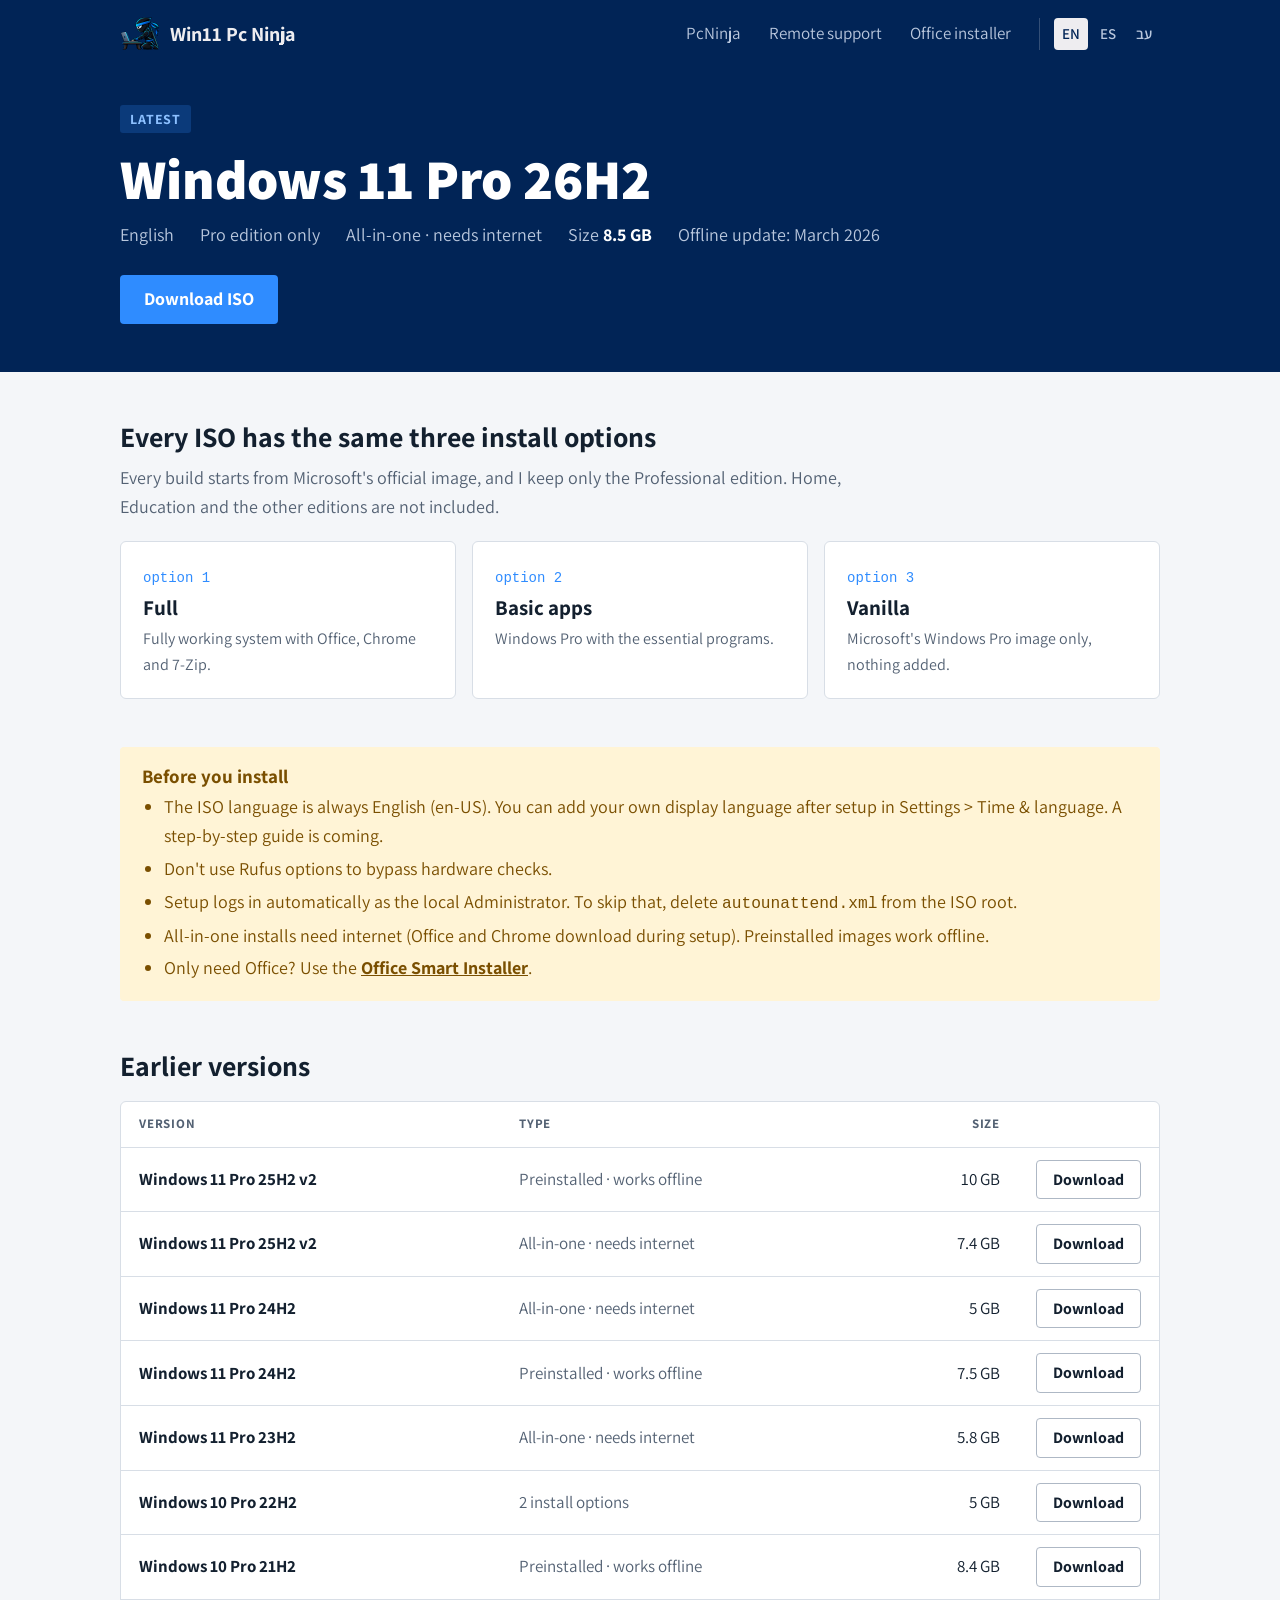
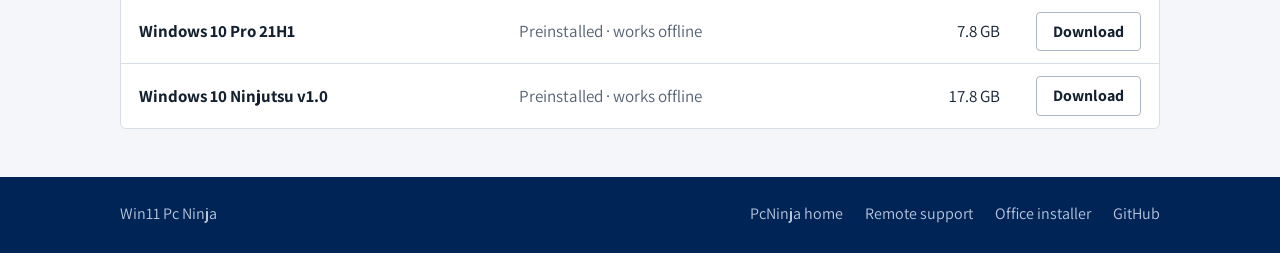
<file: index.html>
<!doctype html>
<html lang="en" dir="ltr">
<head>
  <meta charset="utf-8">
  <meta name="viewport" content="width=device-width, initial-scale=1">
  <title>Windows ISOs - PcNinja</title>
  <meta name="description" content="Clean Windows 11 Pro ISOs from PcNinja. Each ISO has three install options: Full, Basic apps or Vanilla.">
  <link rel="canonical" href="https://win11.pcninja.pro/">
  <link rel="alternate" hreflang="en" href="https://win11.pcninja.pro/">
  <link rel="alternate" hreflang="es" href="https://win11.pcninja.pro/es/">
  <link rel="alternate" hreflang="he" href="https://win11.pcninja.pro/he/">
  <link rel="alternate" hreflang="x-default" href="https://win11.pcninja.pro/">
  <meta property="og:title" content="Windows ISOs - PcNinja">
  <meta property="og:description" content="Clean Windows 11 Pro ISOs from PcNinja. Each ISO has three install options: Full, Basic apps or Vanilla.">
  <meta property="og:type" content="website">
  <meta property="og:url" content="https://win11.pcninja.pro/">
  <meta property="og:image" content="https://www.pcninja.pro/assets/logo-512.png">
  <meta name="theme-color" content="#012456">
  <link rel="icon" type="image/png" href="/assets/favicon.png">
  <link rel="apple-touch-icon" href="/assets/apple-touch-icon.png">
  <link rel="preconnect" href="https://fonts.googleapis.com">
  <link rel="preconnect" href="https://fonts.gstatic.com" crossorigin>
  <link href="https://fonts.googleapis.com/css2?family=Assistant:wght@400;600;700;800&display=swap" rel="stylesheet">
  <link rel="stylesheet" href="/assets/site.css">
  <script>(function(){var P={en:'/',es:'/es/',he:'/he/'},K='pcninja-lang',s=null,q=/[?&]lang=(en|es|he)\b/.exec(location.search);
try{if(q){localStorage.setItem(K,q[1]);}s=localStorage.getItem(K);}catch(e){}
if(q){history.replaceState(null,'',location.pathname+location.hash);return;}
if(location.pathname!=='/')return;
if(!s){var L=navigator.languages||[navigator.language||''];for(var i=0;i<L.length;i++){var c=String(L[i]).slice(0,2).toLowerCase();if(c==='iw')c='he';if(P[c]){s=c;break;}}}
if(s&&s!=='en'&&P[s])location.replace(P[s]+location.hash);})();</script>
</head>
<body>
  <header class="topbar">
    <div class="wrap">
      <a class="brand" href="/"><img src="/assets/logo.png" alt="" width="40" height="40"><span>Win11 Pc Ninja</span></a>
      <div class="menus">
        <ul class="nav">
          <li><a href="https://www.pcninja.pro/">PcNinja</a></li>
          <li><a href="https://help.pcninja.pro/en/">Remote support</a></li>
          <li><a href="https://office.pcninja.pro/">Office installer</a></li>
        </ul>
        <ul class="langs" aria-label="Language"><li><a href="/?lang=en" hreflang="en" lang="en" aria-current="true">EN</a></li><li><a href="/es/?lang=es" hreflang="es" lang="es">ES</a></li><li><a href="/he/?lang=he" hreflang="he" lang="he">עב</a></li></ul>
      </div>
    </div>
  </header>

  <main>
    <div class="latest">
      <div class="wrap">
        <span class="tag">Latest</span>
        <h1>Windows 11 Pro 26H2</h1>
        <ul class="meta">
          <li>English</li>
          <li>Pro edition only</li>
          <li>All-in-one · needs internet</li>
          <li>Size <b class="num" dir="ltr">8.5 GB</b></li>
          <li>Offline update: March 2026</li>
        </ul>
        <a class="btn btn-primary" href="https://aio11.pcninja.pro">Download ISO</a>
      </div>
    </div>

    <section>
      <div class="wrap">
        <h2 class="h2">Every ISO has the same three install options</h2>
        <p class="intro">Every build starts from Microsoft's official image, and I keep only the Professional edition. Home, Education and the other editions are not included.</p>
        <ol class="opts">
          <li class="opt"><span class="k">option 1</span><h3>Full</h3><p>Fully working system with Office, Chrome and 7-Zip.</p></li>
          <li class="opt"><span class="k">option 2</span><h3>Basic apps</h3><p>Windows Pro with the essential programs.</p></li>
          <li class="opt"><span class="k">option 3</span><h3>Vanilla</h3><p>Microsoft's Windows Pro image only, nothing added.</p></li>
        </ol>
      </div>
    </section>

    <section>
      <div class="wrap">
        <div class="note">
          <h2>Before you install</h2>
          <ul>
            <li>The ISO language is always English (en-US). You can add your own display language after setup in Settings &gt; Time &amp; language. A step-by-step guide is coming.</li>
            <li>Don't use Rufus options to bypass hardware checks.</li>
            <li>Setup logs in automatically as the local Administrator. To skip that, delete <code>autounattend.xml</code> from the ISO root.</li>
            <li>All-in-one installs need internet (Office and Chrome download during setup). Preinstalled images work offline.</li>
            <li>Only need Office? Use the <a href="https://office.pcninja.pro/">Office Smart Installer</a>.</li>
          </ul>
        </div>
      </div>
    </section>

    <section>
      <div class="wrap">
        <h2 class="h2">Earlier versions</h2>
        <div class="tbl">
          <table>
            <thead><tr><th>Version</th><th>Type</th><th class="size">Size</th><th><span hidden>Download</span></th></tr></thead>
            <tbody>
              <tr><td class="ver">Windows 11 Pro 25H2 v2</td><td class="type">Preinstalled · works offline</td><td class="size num">10 GB</td><td class="dl"><a class="btn btn-line" href="https://3in11.pcninja.pro">Download</a></td></tr>
              <tr><td class="ver">Windows 11 Pro 25H2 v2</td><td class="type">All-in-one · needs internet</td><td class="size num">7.4 GB</td><td class="dl"><a class="btn btn-line" href="https://aio25h2v2.pcninja.pro">Download</a></td></tr>
              <tr><td class="ver">Windows 11 Pro 24H2</td><td class="type">All-in-one · needs internet</td><td class="size num">5 GB</td><td class="dl"><a class="btn btn-line" href="https://ninja11pro24h2.pcninja.pro">Download</a></td></tr>
              <tr><td class="ver">Windows 11 Pro 24H2</td><td class="type">Preinstalled · works offline</td><td class="size num">7.5 GB</td><td class="dl"><a class="btn btn-line" href="https://3in11pro24h2.pcninja.pro">Download</a></td></tr>
              <tr><td class="ver">Windows 11 Pro 23H2</td><td class="type">All-in-one · needs internet</td><td class="size num">5.8 GB</td><td class="dl"><a class="btn btn-line" href="https://ninja11pro23h2.pcninja.pro">Download</a></td></tr>
              <tr><td class="ver">Windows 10 Pro 22H2</td><td class="type">2 install options</td><td class="size num">5 GB</td><td class="dl"><a class="btn btn-line" href="https://ninja10pro22h2.pcninja.pro">Download</a></td></tr>
              <tr><td class="ver">Windows 10 Pro 21H2</td><td class="type">Preinstalled · works offline</td><td class="size num">8.4 GB</td><td class="dl"><a class="btn btn-line" href="https://ninja10pro21h2.pcninja.pro">Download</a></td></tr>
              <tr><td class="ver">Windows 10 Pro 21H1</td><td class="type">Preinstalled · works offline</td><td class="size num">7.8 GB</td><td class="dl"><a class="btn btn-line" href="https://ninja10pro21h1.pcninja.pro">Download</a></td></tr>
              <tr><td class="ver">Windows 10 Ninjutsu v1.0</td><td class="type">Preinstalled · works offline</td><td class="size num">17.8 GB</td><td class="dl"><a class="btn btn-line" href="https://ninjutsu.pcninja.pro">Download</a></td></tr>
            </tbody>
          </table>
        </div>
      </div>
    </section>
  </main>

  <footer class="site-footer">
    <div class="wrap">
      <span>Win11 Pc Ninja</span>
      <ul>
        <li><a href="https://www.pcninja.pro/">PcNinja home</a></li>
        <li><a href="https://help.pcninja.pro/en/">Remote support</a></li>
        <li><a href="https://office.pcninja.pro/">Office installer</a></li>
        <li><a href="https://github.com/JavierTorresFelendler">GitHub</a></li>
      </ul>
    </div>
  </footer>
</body>
</html>
</file>
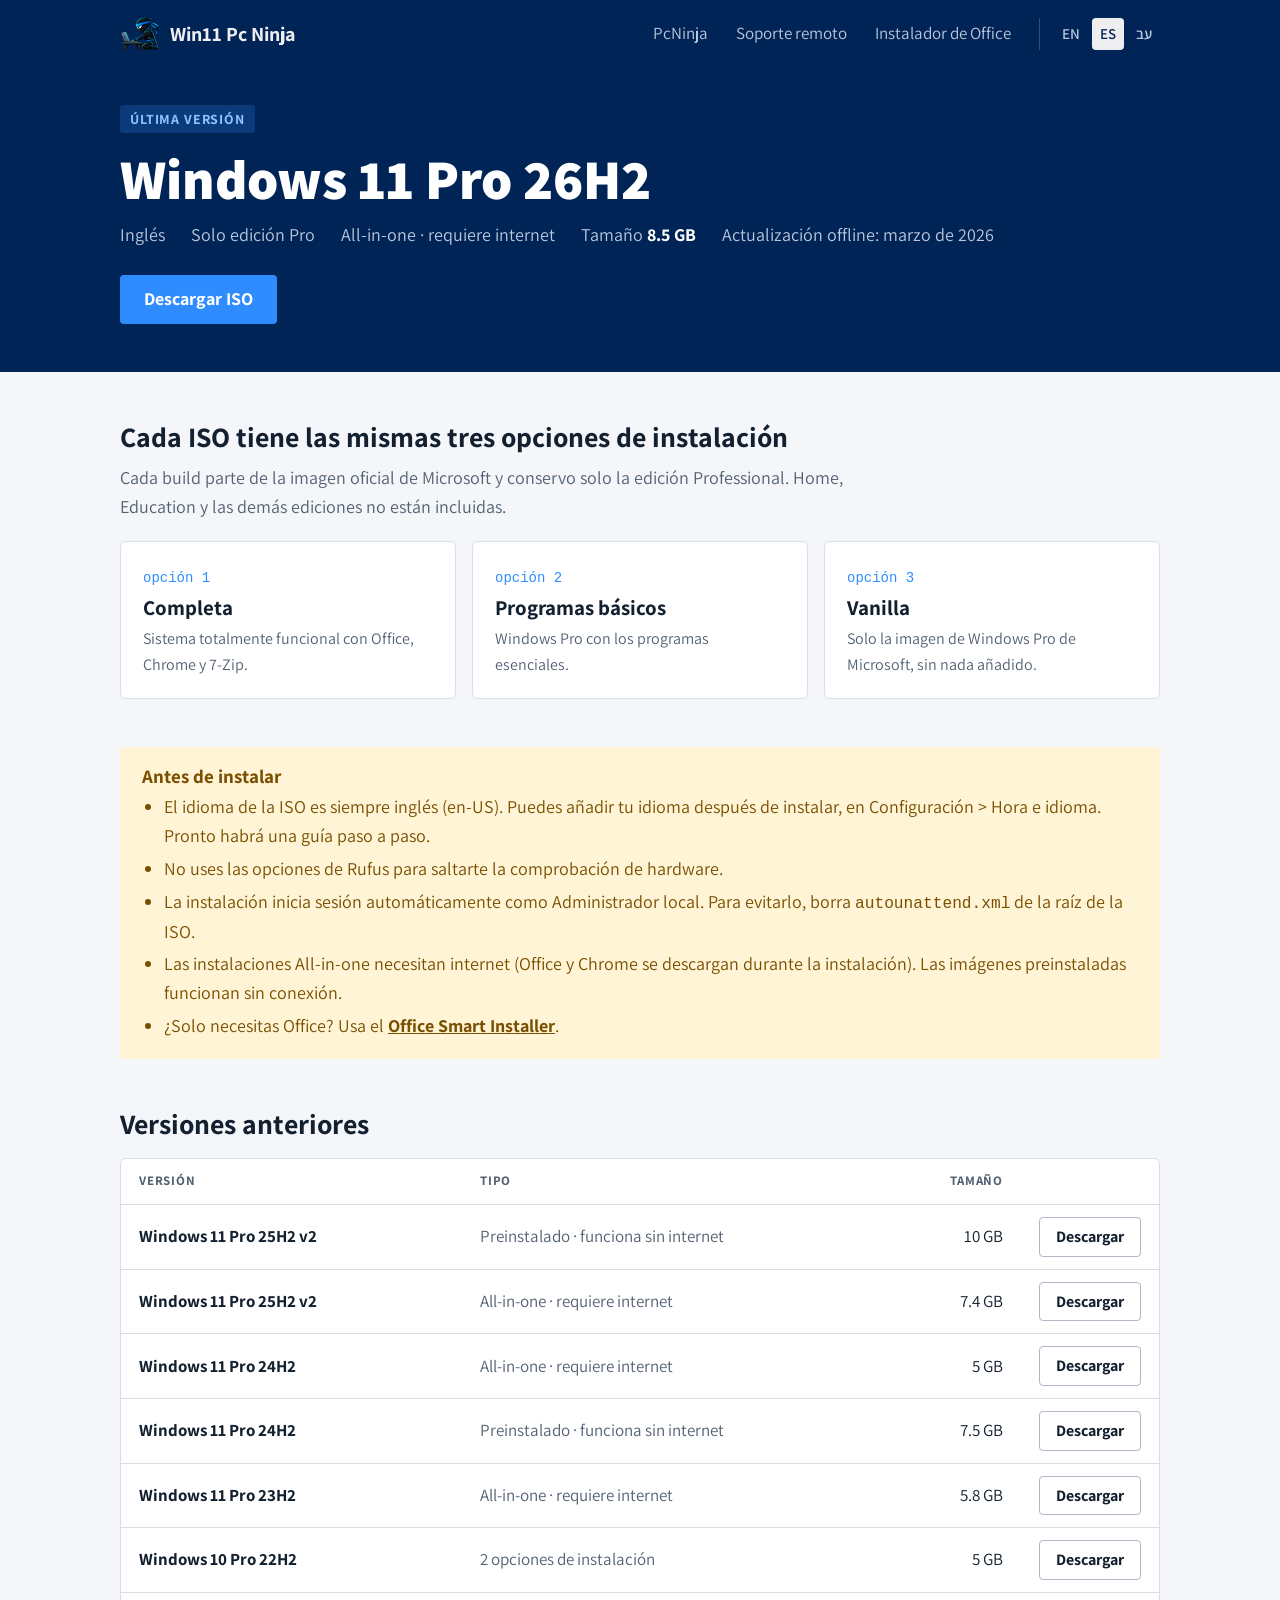
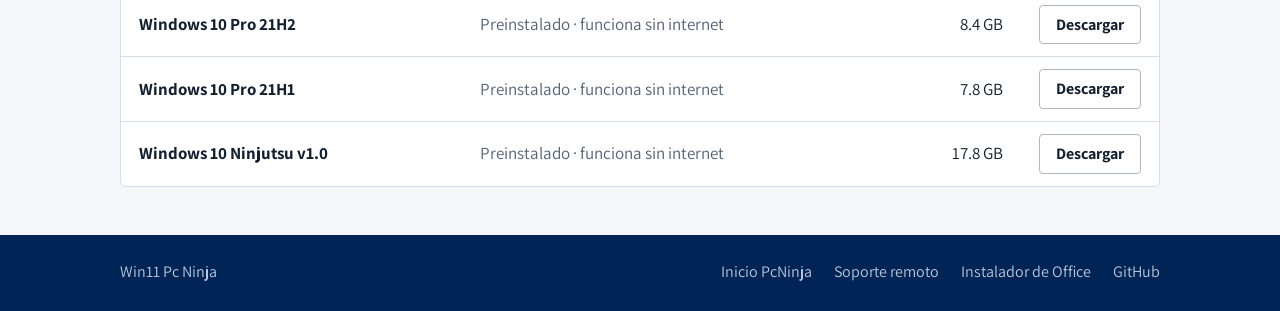
<file: es/index.html>
<!doctype html>
<html lang="es" dir="ltr">
<head>
  <meta charset="utf-8">
  <meta name="viewport" content="width=device-width, initial-scale=1">
  <title>ISOs de Windows - PcNinja</title>
  <meta name="description" content="ISOs limpias de Windows 11 Pro de PcNinja. Cada ISO tiene tres opciones de instalación: Completa, Programas básicos o Vanilla.">
  <link rel="canonical" href="https://win11.pcninja.pro/es/">
  <link rel="alternate" hreflang="en" href="https://win11.pcninja.pro/">
  <link rel="alternate" hreflang="es" href="https://win11.pcninja.pro/es/">
  <link rel="alternate" hreflang="he" href="https://win11.pcninja.pro/he/">
  <link rel="alternate" hreflang="x-default" href="https://win11.pcninja.pro/">
  <meta property="og:title" content="ISOs de Windows - PcNinja">
  <meta property="og:description" content="ISOs limpias de Windows 11 Pro de PcNinja. Cada ISO tiene tres opciones de instalación: Completa, Programas básicos o Vanilla.">
  <meta property="og:type" content="website">
  <meta property="og:url" content="https://win11.pcninja.pro/es/">
  <meta property="og:image" content="https://www.pcninja.pro/assets/logo-512.png">
  <meta name="theme-color" content="#012456">
  <link rel="icon" type="image/png" href="/assets/favicon.png">
  <link rel="apple-touch-icon" href="/assets/apple-touch-icon.png">
  <link rel="preconnect" href="https://fonts.googleapis.com">
  <link rel="preconnect" href="https://fonts.gstatic.com" crossorigin>
  <link href="https://fonts.googleapis.com/css2?family=Assistant:wght@400;600;700;800&display=swap" rel="stylesheet">
  <link rel="stylesheet" href="/assets/site.css">
  <script>(function(){var P={en:'/',es:'/es/',he:'/he/'},K='pcninja-lang',s=null,q=/[?&]lang=(en|es|he)\b/.exec(location.search);
try{if(q){localStorage.setItem(K,q[1]);}s=localStorage.getItem(K);}catch(e){}
if(q){history.replaceState(null,'',location.pathname+location.hash);return;}
if(location.pathname!=='/')return;
if(!s){var L=navigator.languages||[navigator.language||''];for(var i=0;i<L.length;i++){var c=String(L[i]).slice(0,2).toLowerCase();if(c==='iw')c='he';if(P[c]){s=c;break;}}}
if(s&&s!=='en'&&P[s])location.replace(P[s]+location.hash);})();</script>
</head>
<body>
  <header class="topbar">
    <div class="wrap">
      <a class="brand" href="/es/"><img src="/assets/logo.png" alt="" width="40" height="40"><span>Win11 Pc Ninja</span></a>
      <div class="menus">
        <ul class="nav">
          <li><a href="https://www.pcninja.pro/es/">PcNinja</a></li>
          <li><a href="https://help.pcninja.pro/es/">Soporte remoto</a></li>
          <li><a href="https://office.pcninja.pro/">Instalador de Office</a></li>
        </ul>
        <ul class="langs" aria-label="Language"><li><a href="/?lang=en" hreflang="en" lang="en">EN</a></li><li><a href="/es/?lang=es" hreflang="es" lang="es" aria-current="true">ES</a></li><li><a href="/he/?lang=he" hreflang="he" lang="he">עב</a></li></ul>
      </div>
    </div>
  </header>

  <main>
    <div class="latest">
      <div class="wrap">
        <span class="tag">Última versión</span>
        <h1>Windows 11 Pro 26H2</h1>
        <ul class="meta">
          <li>Inglés</li>
          <li>Solo edición Pro</li>
          <li>All-in-one · requiere internet</li>
          <li>Tamaño <b class="num" dir="ltr">8.5 GB</b></li>
          <li>Actualización offline: marzo de 2026</li>
        </ul>
        <a class="btn btn-primary" href="https://aio11.pcninja.pro">Descargar ISO</a>
      </div>
    </div>

    <section>
      <div class="wrap">
        <h2 class="h2">Cada ISO tiene las mismas tres opciones de instalación</h2>
        <p class="intro">Cada build parte de la imagen oficial de Microsoft y conservo solo la edición Professional. Home, Education y las demás ediciones no están incluidas.</p>
        <ol class="opts">
          <li class="opt"><span class="k">opción 1</span><h3>Completa</h3><p>Sistema totalmente funcional con Office, Chrome y 7-Zip.</p></li>
          <li class="opt"><span class="k">opción 2</span><h3>Programas básicos</h3><p>Windows Pro con los programas esenciales.</p></li>
          <li class="opt"><span class="k">opción 3</span><h3>Vanilla</h3><p>Solo la imagen de Windows Pro de Microsoft, sin nada añadido.</p></li>
        </ol>
      </div>
    </section>

    <section>
      <div class="wrap">
        <div class="note">
          <h2>Antes de instalar</h2>
          <ul>
            <li>El idioma de la ISO es siempre inglés (en-US). Puedes añadir tu idioma después de instalar, en Configuración &gt; Hora e idioma. Pronto habrá una guía paso a paso.</li>
            <li>No uses las opciones de Rufus para saltarte la comprobación de hardware.</li>
            <li>La instalación inicia sesión automáticamente como Administrador local. Para evitarlo, borra <code>autounattend.xml</code> de la raíz de la ISO.</li>
            <li>Las instalaciones All-in-one necesitan internet (Office y Chrome se descargan durante la instalación). Las imágenes preinstaladas funcionan sin conexión.</li>
            <li>¿Solo necesitas Office? Usa el <a href="https://office.pcninja.pro/">Office Smart Installer</a>.</li>
          </ul>
        </div>
      </div>
    </section>

    <section>
      <div class="wrap">
        <h2 class="h2">Versiones anteriores</h2>
        <div class="tbl">
          <table>
            <thead><tr><th>Versión</th><th>Tipo</th><th class="size">Tamaño</th><th><span hidden>Descargar</span></th></tr></thead>
            <tbody>
              <tr><td class="ver">Windows 11 Pro 25H2 v2</td><td class="type">Preinstalado · funciona sin internet</td><td class="size num">10 GB</td><td class="dl"><a class="btn btn-line" href="https://3in11.pcninja.pro">Descargar</a></td></tr>
              <tr><td class="ver">Windows 11 Pro 25H2 v2</td><td class="type">All-in-one · requiere internet</td><td class="size num">7.4 GB</td><td class="dl"><a class="btn btn-line" href="https://aio25h2v2.pcninja.pro">Descargar</a></td></tr>
              <tr><td class="ver">Windows 11 Pro 24H2</td><td class="type">All-in-one · requiere internet</td><td class="size num">5 GB</td><td class="dl"><a class="btn btn-line" href="https://ninja11pro24h2.pcninja.pro">Descargar</a></td></tr>
              <tr><td class="ver">Windows 11 Pro 24H2</td><td class="type">Preinstalado · funciona sin internet</td><td class="size num">7.5 GB</td><td class="dl"><a class="btn btn-line" href="https://3in11pro24h2.pcninja.pro">Descargar</a></td></tr>
              <tr><td class="ver">Windows 11 Pro 23H2</td><td class="type">All-in-one · requiere internet</td><td class="size num">5.8 GB</td><td class="dl"><a class="btn btn-line" href="https://ninja11pro23h2.pcninja.pro">Descargar</a></td></tr>
              <tr><td class="ver">Windows 10 Pro 22H2</td><td class="type">2 opciones de instalación</td><td class="size num">5 GB</td><td class="dl"><a class="btn btn-line" href="https://ninja10pro22h2.pcninja.pro">Descargar</a></td></tr>
              <tr><td class="ver">Windows 10 Pro 21H2</td><td class="type">Preinstalado · funciona sin internet</td><td class="size num">8.4 GB</td><td class="dl"><a class="btn btn-line" href="https://ninja10pro21h2.pcninja.pro">Descargar</a></td></tr>
              <tr><td class="ver">Windows 10 Pro 21H1</td><td class="type">Preinstalado · funciona sin internet</td><td class="size num">7.8 GB</td><td class="dl"><a class="btn btn-line" href="https://ninja10pro21h1.pcninja.pro">Descargar</a></td></tr>
              <tr><td class="ver">Windows 10 Ninjutsu v1.0</td><td class="type">Preinstalado · funciona sin internet</td><td class="size num">17.8 GB</td><td class="dl"><a class="btn btn-line" href="https://ninjutsu.pcninja.pro">Descargar</a></td></tr>
            </tbody>
          </table>
        </div>
      </div>
    </section>
  </main>

  <footer class="site-footer">
    <div class="wrap">
      <span>Win11 Pc Ninja</span>
      <ul>
        <li><a href="https://www.pcninja.pro/es/">Inicio PcNinja</a></li>
        <li><a href="https://help.pcninja.pro/es/">Soporte remoto</a></li>
        <li><a href="https://office.pcninja.pro/">Instalador de Office</a></li>
        <li><a href="https://github.com/JavierTorresFelendler">GitHub</a></li>
      </ul>
    </div>
  </footer>
</body>
</html>
</file>
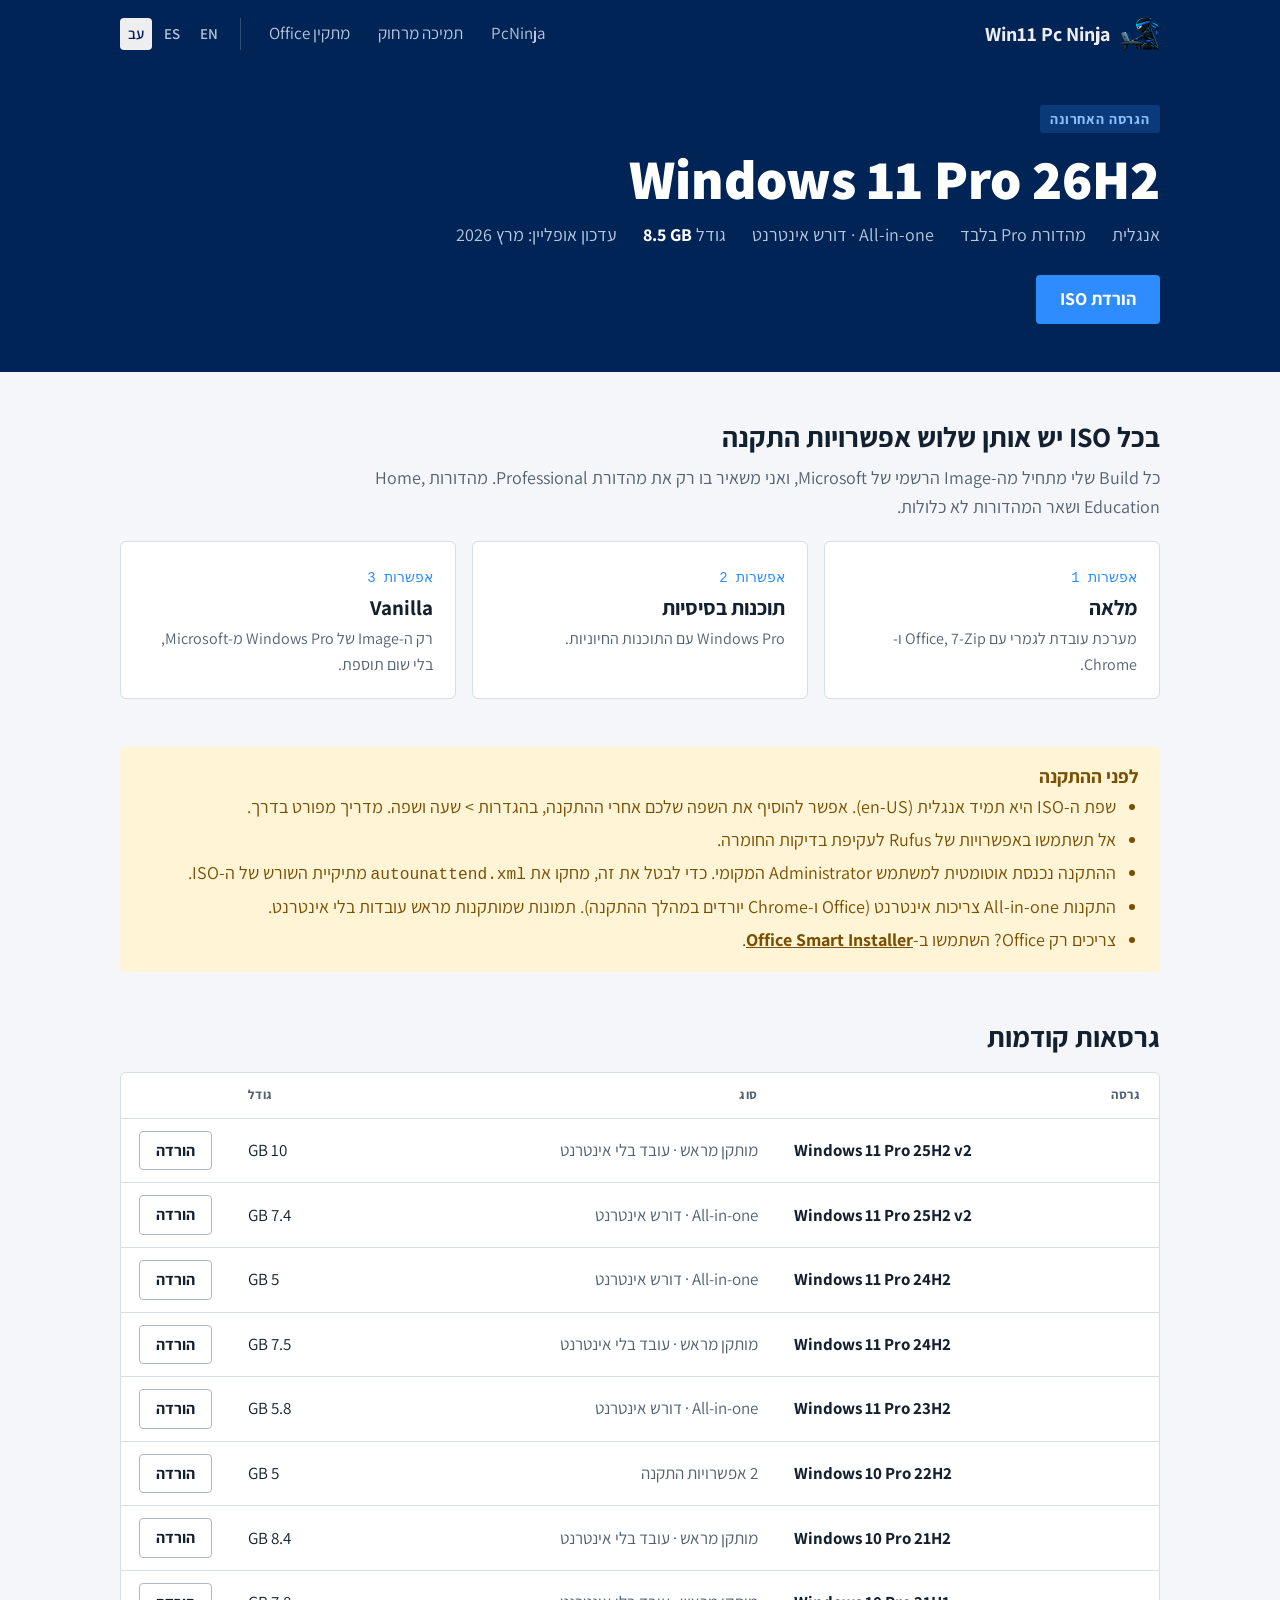
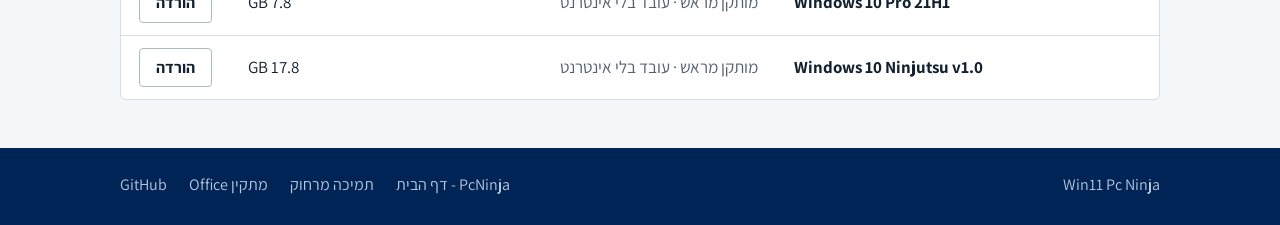
<file: he/index.html>
<!doctype html>
<html lang="he" dir="rtl">
<head>
  <meta charset="utf-8">
  <meta name="viewport" content="width=device-width, initial-scale=1">
  <title>קבצי ISO של Windows - PcNinja</title>
  <meta name="description" content="קבצי ISO נקיים של Windows 11 Pro מבית PcNinja. בכל ISO יש שלוש אפשרויות התקנה: מלאה, תוכנות בסיסיות או Vanilla.">
  <link rel="canonical" href="https://win11.pcninja.pro/he/">
  <link rel="alternate" hreflang="en" href="https://win11.pcninja.pro/">
  <link rel="alternate" hreflang="es" href="https://win11.pcninja.pro/es/">
  <link rel="alternate" hreflang="he" href="https://win11.pcninja.pro/he/">
  <link rel="alternate" hreflang="x-default" href="https://win11.pcninja.pro/">
  <meta property="og:title" content="קבצי ISO של Windows - PcNinja">
  <meta property="og:description" content="קבצי ISO נקיים של Windows 11 Pro מבית PcNinja. בכל ISO יש שלוש אפשרויות התקנה: מלאה, תוכנות בסיסיות או Vanilla.">
  <meta property="og:type" content="website">
  <meta property="og:url" content="https://win11.pcninja.pro/he/">
  <meta property="og:image" content="https://www.pcninja.pro/assets/logo-512.png">
  <meta name="theme-color" content="#012456">
  <link rel="icon" type="image/png" href="/assets/favicon.png">
  <link rel="apple-touch-icon" href="/assets/apple-touch-icon.png">
  <link rel="preconnect" href="https://fonts.googleapis.com">
  <link rel="preconnect" href="https://fonts.gstatic.com" crossorigin>
  <link href="https://fonts.googleapis.com/css2?family=Assistant:wght@400;600;700;800&display=swap" rel="stylesheet">
  <link rel="stylesheet" href="/assets/site.css">
  <script>(function(){var P={en:'/',es:'/es/',he:'/he/'},K='pcninja-lang',s=null,q=/[?&]lang=(en|es|he)\b/.exec(location.search);
try{if(q){localStorage.setItem(K,q[1]);}s=localStorage.getItem(K);}catch(e){}
if(q){history.replaceState(null,'',location.pathname+location.hash);return;}
if(location.pathname!=='/')return;
if(!s){var L=navigator.languages||[navigator.language||''];for(var i=0;i<L.length;i++){var c=String(L[i]).slice(0,2).toLowerCase();if(c==='iw')c='he';if(P[c]){s=c;break;}}}
if(s&&s!=='en'&&P[s])location.replace(P[s]+location.hash);})();</script>
</head>
<body>
  <header class="topbar">
    <div class="wrap">
      <a class="brand" href="/he/"><img src="/assets/logo.png" alt="" width="40" height="40"><span>Win11 Pc Ninja</span></a>
      <div class="menus">
        <ul class="nav">
          <li><a href="https://www.pcninja.pro/he/">PcNinja</a></li>
          <li><a href="https://help.pcninja.pro/">תמיכה מרחוק</a></li>
          <li><a href="https://office.pcninja.pro/">מתקין Office</a></li>
        </ul>
        <ul class="langs" aria-label="Language"><li><a href="/?lang=en" hreflang="en" lang="en">EN</a></li><li><a href="/es/?lang=es" hreflang="es" lang="es">ES</a></li><li><a href="/he/?lang=he" hreflang="he" lang="he" aria-current="true">עב</a></li></ul>
      </div>
    </div>
  </header>

  <main>
    <div class="latest">
      <div class="wrap">
        <span class="tag">הגרסה האחרונה</span>
        <h1>Windows 11 Pro 26H2</h1>
        <ul class="meta">
          <li>אנגלית</li>
          <li>מהדורת Pro בלבד</li>
          <li>All-in-one · דורש אינטרנט</li>
          <li>גודל <b class="num" dir="ltr">8.5 GB</b></li>
          <li>עדכון אופליין: מרץ 2026</li>
        </ul>
        <a class="btn btn-primary" href="https://aio11.pcninja.pro">הורדת ISO</a>
      </div>
    </div>

    <section>
      <div class="wrap">
        <h2 class="h2">בכל ISO יש אותן שלוש אפשרויות התקנה</h2>
        <p class="intro">כל Build שלי מתחיל מה-Image הרשמי של Microsoft, ואני משאיר בו רק את מהדורת Professional. מהדורות Home, Education ושאר המהדורות לא כלולות.</p>
        <ol class="opts">
          <li class="opt"><span class="k">אפשרות 1</span><h3>מלאה</h3><p>מערכת עובדת לגמרי עם Office, 7-Zip ו-Chrome.</p></li>
          <li class="opt"><span class="k">אפשרות 2</span><h3>תוכנות בסיסיות</h3><p>Windows Pro עם התוכנות החיוניות.</p></li>
          <li class="opt"><span class="k">אפשרות 3</span><h3>Vanilla</h3><p>רק ה-Image של Windows Pro מ-Microsoft, בלי שום תוספת.</p></li>
        </ol>
      </div>
    </section>

    <section>
      <div class="wrap">
        <div class="note">
          <h2>לפני ההתקנה</h2>
          <ul>
            <li>שפת ה-ISO היא תמיד אנגלית (en-US). אפשר להוסיף את השפה שלכם אחרי ההתקנה, בהגדרות &gt; שעה ושפה. מדריך מפורט בדרך.</li>
            <li>אל תשתמשו באפשרויות של Rufus לעקיפת בדיקות החומרה.</li>
            <li>ההתקנה נכנסת אוטומטית למשתמש Administrator המקומי. כדי לבטל את זה, מחקו את <code>autounattend.xml</code> מתיקיית השורש של ה-ISO.</li>
            <li>התקנות All-in-one צריכות אינטרנט (Office ו-Chrome יורדים במהלך ההתקנה). תמונות שמותקנות מראש עובדות בלי אינטרנט.</li>
            <li>צריכים רק Office? השתמשו ב-<a href="https://office.pcninja.pro/">Office Smart Installer</a>.</li>
          </ul>
        </div>
      </div>
    </section>

    <section>
      <div class="wrap">
        <h2 class="h2">גרסאות קודמות</h2>
        <div class="tbl">
          <table>
            <thead><tr><th>גרסה</th><th>סוג</th><th class="size">גודל</th><th><span hidden>הורדה</span></th></tr></thead>
            <tbody>
              <tr><td class="ver">Windows 11 Pro 25H2 v2</td><td class="type">מותקן מראש · עובד בלי אינטרנט</td><td class="size num">10 GB</td><td class="dl"><a class="btn btn-line" href="https://3in11.pcninja.pro">הורדה</a></td></tr>
              <tr><td class="ver">Windows 11 Pro 25H2 v2</td><td class="type">All-in-one · דורש אינטרנט</td><td class="size num">7.4 GB</td><td class="dl"><a class="btn btn-line" href="https://aio25h2v2.pcninja.pro">הורדה</a></td></tr>
              <tr><td class="ver">Windows 11 Pro 24H2</td><td class="type">All-in-one · דורש אינטרנט</td><td class="size num">5 GB</td><td class="dl"><a class="btn btn-line" href="https://ninja11pro24h2.pcninja.pro">הורדה</a></td></tr>
              <tr><td class="ver">Windows 11 Pro 24H2</td><td class="type">מותקן מראש · עובד בלי אינטרנט</td><td class="size num">7.5 GB</td><td class="dl"><a class="btn btn-line" href="https://3in11pro24h2.pcninja.pro">הורדה</a></td></tr>
              <tr><td class="ver">Windows 11 Pro 23H2</td><td class="type">All-in-one · דורש אינטרנט</td><td class="size num">5.8 GB</td><td class="dl"><a class="btn btn-line" href="https://ninja11pro23h2.pcninja.pro">הורדה</a></td></tr>
              <tr><td class="ver">Windows 10 Pro 22H2</td><td class="type">2 אפשרויות התקנה</td><td class="size num">5 GB</td><td class="dl"><a class="btn btn-line" href="https://ninja10pro22h2.pcninja.pro">הורדה</a></td></tr>
              <tr><td class="ver">Windows 10 Pro 21H2</td><td class="type">מותקן מראש · עובד בלי אינטרנט</td><td class="size num">8.4 GB</td><td class="dl"><a class="btn btn-line" href="https://ninja10pro21h2.pcninja.pro">הורדה</a></td></tr>
              <tr><td class="ver">Windows 10 Pro 21H1</td><td class="type">מותקן מראש · עובד בלי אינטרנט</td><td class="size num">7.8 GB</td><td class="dl"><a class="btn btn-line" href="https://ninja10pro21h1.pcninja.pro">הורדה</a></td></tr>
              <tr><td class="ver">Windows 10 Ninjutsu v1.0</td><td class="type">מותקן מראש · עובד בלי אינטרנט</td><td class="size num">17.8 GB</td><td class="dl"><a class="btn btn-line" href="https://ninjutsu.pcninja.pro">הורדה</a></td></tr>
            </tbody>
          </table>
        </div>
      </div>
    </section>
  </main>

  <footer class="site-footer">
    <div class="wrap">
      <span>Win11 Pc Ninja</span>
      <ul>
        <li><a href="https://www.pcninja.pro/he/">PcNinja - דף הבית</a></li>
        <li><a href="https://help.pcninja.pro/">תמיכה מרחוק</a></li>
        <li><a href="https://office.pcninja.pro/">מתקין Office</a></li>
        <li><a href="https://github.com/JavierTorresFelendler">GitHub</a></li>
      </ul>
    </div>
  </footer>
</body>
</html>
</file>
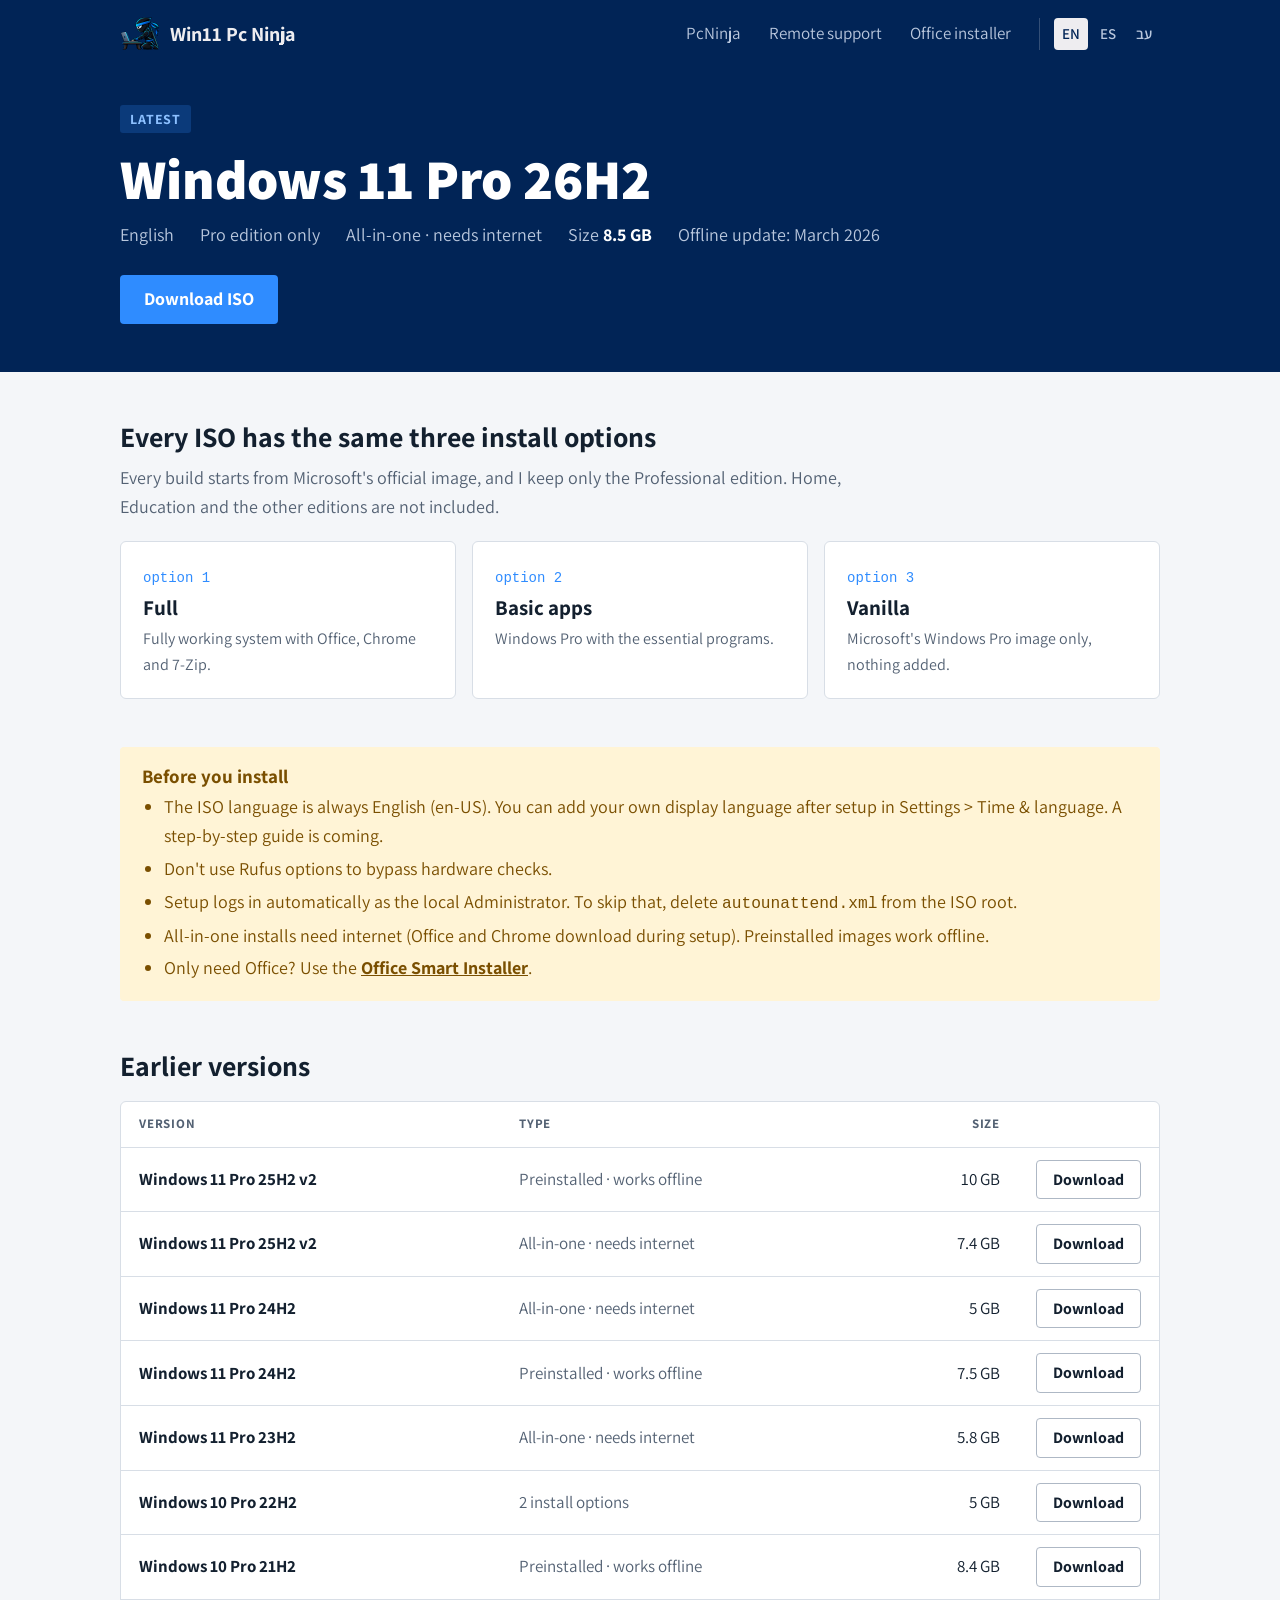
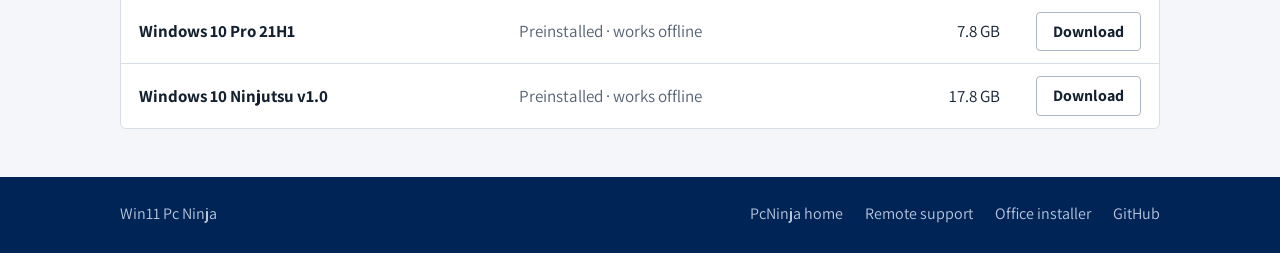
<file: home/index.html>
<!doctype html>
<html lang="en">
<head>
  <meta charset="utf-8">
  <title>latest ISO</title>
  <link rel="canonical" href="https://win11.pcninja.pro/">
  <meta http-equiv="refresh" content="0; url=/">
  <script>location.replace('/' + location.hash);</script>
</head>
<body><a href="/">latest ISO</a></body>
</html>
</file>
<file: assets/site.css>
/* win11.pcninja.pro - same family as www and help: PowerShell console blue + the ninja.
   Logical properties, so the same rules work for Hebrew (RTL) and English/Spanish (LTR). */
:root {
  --console: #012456;
  --console-ink: #eeedf0;
  --soft: #b9c7dd;
  --ninja: #2f8cff;
  --paper: #f4f6f9;
  --card: #ffffff;
  --ink: #13202f;
  --muted: #536173;
  --rule: #d8dee6;
  --warn: #7a4f00;
  --warn-bg: #fff4d6;
  --font: "Assistant", "Segoe UI", Arial, sans-serif;
  --mono: "Cascadia Code", Consolas, monospace;
}
* { box-sizing: border-box; margin: 0; padding: 0; }
body { font-family: var(--font); font-size: 18px; line-height: 1.6; color: var(--ink); background: var(--paper); -webkit-font-smoothing: antialiased; }
a { color: inherit; }
:focus-visible { outline: 3px solid var(--ninja); outline-offset: 3px; border-radius: 3px; }
.wrap { width: min(1040px, 100% - 40px); margin-inline: auto; }
h1, h2, h3 { line-height: 1.2; text-wrap: balance; }
.num { font-variant-numeric: tabular-nums; }

/* Header */
.topbar { background: var(--console); color: var(--console-ink); }
.topbar .wrap { display: flex; align-items: center; justify-content: space-between; flex-wrap: wrap; gap: 8px 16px; padding-block: 14px; }
.brand { display: flex; align-items: center; gap: 10px; text-decoration: none; font-weight: 700; font-size: 20px; }
.brand img { width: 40px; height: 40px; }
.menus { display: flex; align-items: center; gap: 16px; flex-wrap: wrap; }
.nav, .langs { display: flex; gap: 4px; list-style: none; }
.nav a { display: block; padding: 6px 12px; border-radius: 4px; text-decoration: none; color: var(--soft); font-size: 17px; }
.nav a:hover { color: #fff; background: rgba(255, 255, 255, 0.08); }
.langs { padding-inline-start: 14px; border-inline-start: 1px solid rgba(255, 255, 255, 0.2); }
.langs a { display: block; padding: 4px 8px; border-radius: 4px; text-decoration: none; color: var(--soft); font-size: 15px; font-weight: 600; }
.langs a:hover { color: #fff; }
.langs a[aria-current="true"] { color: var(--console); background: var(--console-ink); }

/* Buttons */
.btn { display: inline-flex; align-items: center; justify-content: center; min-height: 46px; padding: 10px 24px; border-radius: 4px; text-decoration: none; font-weight: 700; font-size: 18px; white-space: nowrap; }
.btn-primary { background: var(--ninja); color: #fff; }
.btn-primary:hover { background: #1f7ef0; }
.btn-line { min-height: 38px; padding: 6px 16px; font-size: 16px; border: 1px solid #aeb8c5; color: var(--ink); background: var(--card); }
.btn-line:hover { border-color: var(--ink); }

/* Latest release */
.latest { background: var(--console); color: #fff; padding-block: 36px 48px; }
.tag { display: inline-block; font-size: 14px; font-weight: 700; letter-spacing: 0.06em; text-transform: uppercase; color: #8cc0ff; background: #0b3a7a; padding: 3px 10px; border-radius: 3px; }
.latest h1 { font-size: clamp(36px, 5.5vw, 56px); font-weight: 800; margin-block: 12px 8px; direction: ltr; unicode-bidi: isolate; }
[dir="rtl"] .latest h1 { text-align: right; }
.meta { list-style: none; display: flex; flex-wrap: wrap; gap: 6px 26px; color: var(--soft); margin-bottom: 26px; }
.meta b { color: #fff; }

section { padding-block: 48px; }
section + section { padding-top: 0; }
.h2 { font-size: 28px; margin-bottom: 18px; }
.intro { color: var(--muted); max-width: 44em; margin-top: -8px; margin-bottom: 20px; }

/* Install options */
.opts { list-style: none; display: grid; grid-template-columns: repeat(3, 1fr); gap: 16px; }
.opt { background: var(--card); border: 1px solid var(--rule); border-radius: 6px; padding: 20px 22px; }
.opt .k { font-family: var(--mono); color: var(--ninja); font-size: 14px; }
.opt h3 { font-size: 21px; margin-block: 4px 6px; }
.opt p { color: var(--muted); font-size: 16px; }

/* Notes */
.note { background: var(--warn-bg); color: var(--warn); border-radius: 4px; padding: 18px 22px; }
.note h2 { font-size: 19px; margin-bottom: 6px; }
.note ul { padding-inline-start: 22px; display: grid; gap: 4px; }
.note code { font-family: var(--mono); font-size: 0.9em; }
.note a { font-weight: 700; }

/* Earlier versions */
.tbl { overflow-x: auto; background: var(--card); border: 1px solid var(--rule); border-radius: 6px; }
table { width: 100%; border-collapse: collapse; font-size: 17px; min-width: 600px; }
th, td { text-align: start; padding: 12px 18px; border-bottom: 1px solid var(--rule); }
th { font-size: 13px; text-transform: uppercase; letter-spacing: 0.06em; color: var(--muted); }
tbody tr:last-child td { border-bottom: 0; }
td.ver { font-weight: 700; direction: ltr; unicode-bidi: isolate; }
th.size, td.size { text-align: end; }
td.dl { text-align: end; width: 1%; }
td.type { color: var(--muted); }

/* Footer */
.site-footer { background: var(--console); color: var(--soft); padding-block: 24px 28px; font-size: 16px; }
.site-footer .wrap { display: flex; flex-wrap: wrap; justify-content: space-between; gap: 10px 24px; }
.site-footer ul { list-style: none; display: flex; flex-wrap: wrap; gap: 6px 22px; }
.site-footer a { text-decoration: none; }
.site-footer a:hover { color: #fff; text-decoration: underline; }

@media (max-width: 760px) {
  .opts { grid-template-columns: 1fr; }
}
@media (max-width: 640px) {
  body { font-size: 17px; }
  .brand span { display: none; }
  .nav { display: none; }
  .langs { border-inline-start: 0; padding-inline-start: 0; }
  section { padding-block: 36px; }
}
</file>
